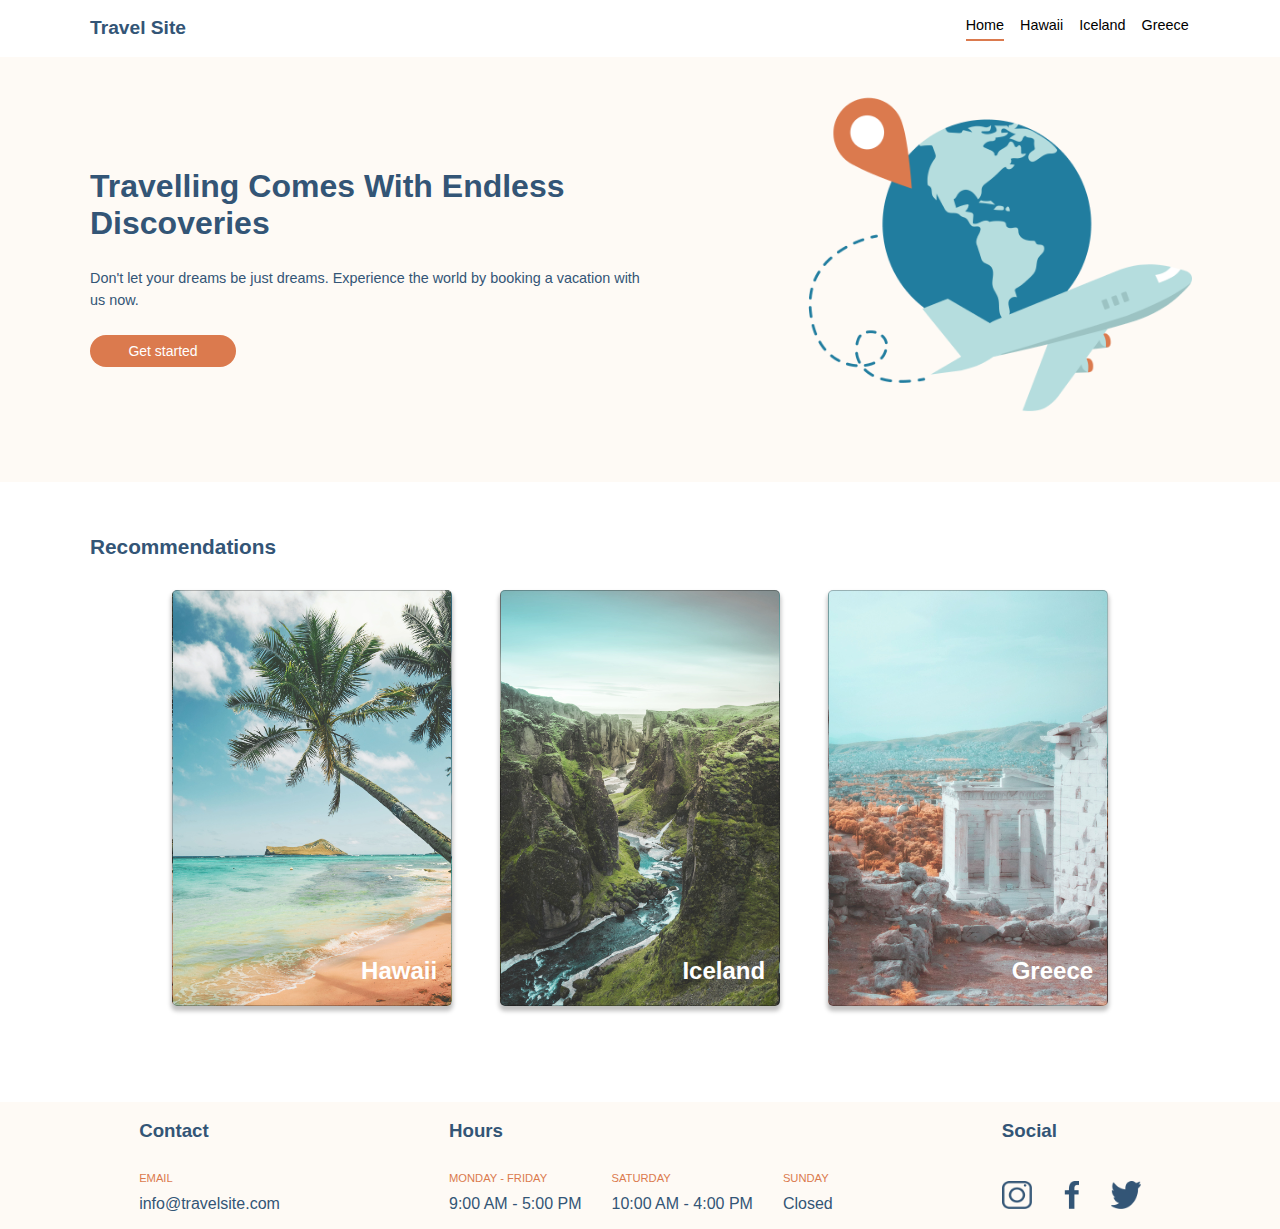
<file: index.html>
<!DOCTYPE html>
<html lang="en">
  <head>
    <meta charset="UTF-8" />
    <meta http-equiv="X-UA-Compatible" content="IE=edge" />
    <meta name="viewport" content="width=device-width, initial-scale=1.0" />
    <link rel="stylesheet" href="./css/main.css" />
    <link rel="stylesheet" href="./css/global.css" />
    <title>Home Page</title>
  </head>

  <body>
    <header class="nav">
      <nav class="nav__wrapper">
        <a href="./index.html">
          <h1 class="site__title">Travel Site</h1>
        </a>
        <ul class="nav__pages-list">
          <li class="nav__pages-list-item nav__pages-link-item--highlight">
            <a class="nav__pages-link" href="./index.html">Home</a>
          </li>
          <li class="nav__pages-list-item">
            <a class="nav__pages-link" href="./pages/hawaii.html">Hawaii</a>
          </li>
          <li class="nav__pages-list-item">
            <a class="nav__pages-link" href="./pages/iceland.html">Iceland</a>
          </li>
          <li class="nav__pages-list-item">
            <a class="nav__pages-link" href="./pages/greece.html">Greece</a>
          </li>
        </ul>
      </nav>
    </header>

    <main>
      <section class="hero">
        <div class="wrapper-large">
          <div class="hero__box">
            <h2 class="hero__title">
              Travelling Comes With Endless Discoveries
            </h2>
            <p class="hero__description">
              Don't let your dreams be just dreams. Experience the world by
              booking a vacation with us now.
            </p>
            <a class="hero__btn" href="./index.html">Get started</a>
          </div>
          <img
            class="hero__logo"
            src="./assets/Images/hero.png"
            alt="plane flying around the Earth"
          />
        </div>
      </section>

      <section class="recommendations">
        <h2 class="main__title wrapper-large">Recommendations</h2>
        <div class="destinations wrapper-small">
          <a class="box box--hawaii" href="./pages/hawaii.html">
            <h2 class="destination__name">Hawaii</h2>
          </a>
          <a class="box box--iceland" href="./pages/iceland.html">
            <h2 class="destination__name">Iceland</h2>
          </a>
          <a class="box box--greece" href="./pages/greece.html">
            <h2 class="destination__name">Greece</h2>
          </a>
        </div>
      </section>
    </main>

    <footer class="footer">
      <div class="box__contact">
        <h3 class="info">Contact</h3>
        <p class="info__item1">Email</p>
        <p class="info__item2">info@travelsite.com</p>
      </div>
      <div class="box__hours">
        <h3 class="info">Hours</h3>
        <div class="box__times">
          <div class="box__times-weekdays">
            <p class="info__item1">Monday - Friday</p>
            <p class="info__item2">9:00 AM - 5:00 PM</p>
          </div>
          <div class="box__times-saturday">
            <p class="info__item1">Saturday</p>
            <p class="info__item2">10:00 AM - 4:00 PM</p>
          </div>
          <div class="box__times-sunday">
            <p class="info__item1">Sunday</p>
            <p class="info__item2">Closed</p>
          </div>
        </div>
      </div>

      <div class="box__social">
        <h3 class="info">Social</h3>
        <div class="box__logos">
          <a href="https://www.instagram.com"
            ><img
              class="logos"
              src="./assets/Icons/icon-instagram.png"
              alt="instagram"
          /></a>

          <a href="https://www.facebook.com">
            <img
              class="logos logos-facebook"
              src="./assets/Icons/icon-facebook.png"
              alt="facebook"
            />
          </a>

          <a href="https://www.twitter.com">
            <img
              class="logos"
              src="./assets/Icons/icon-twitter.png"
              alt="twitter"
            />
          </a>
        </div>
      </div>
    </footer>
  </body>
</html>
</file>
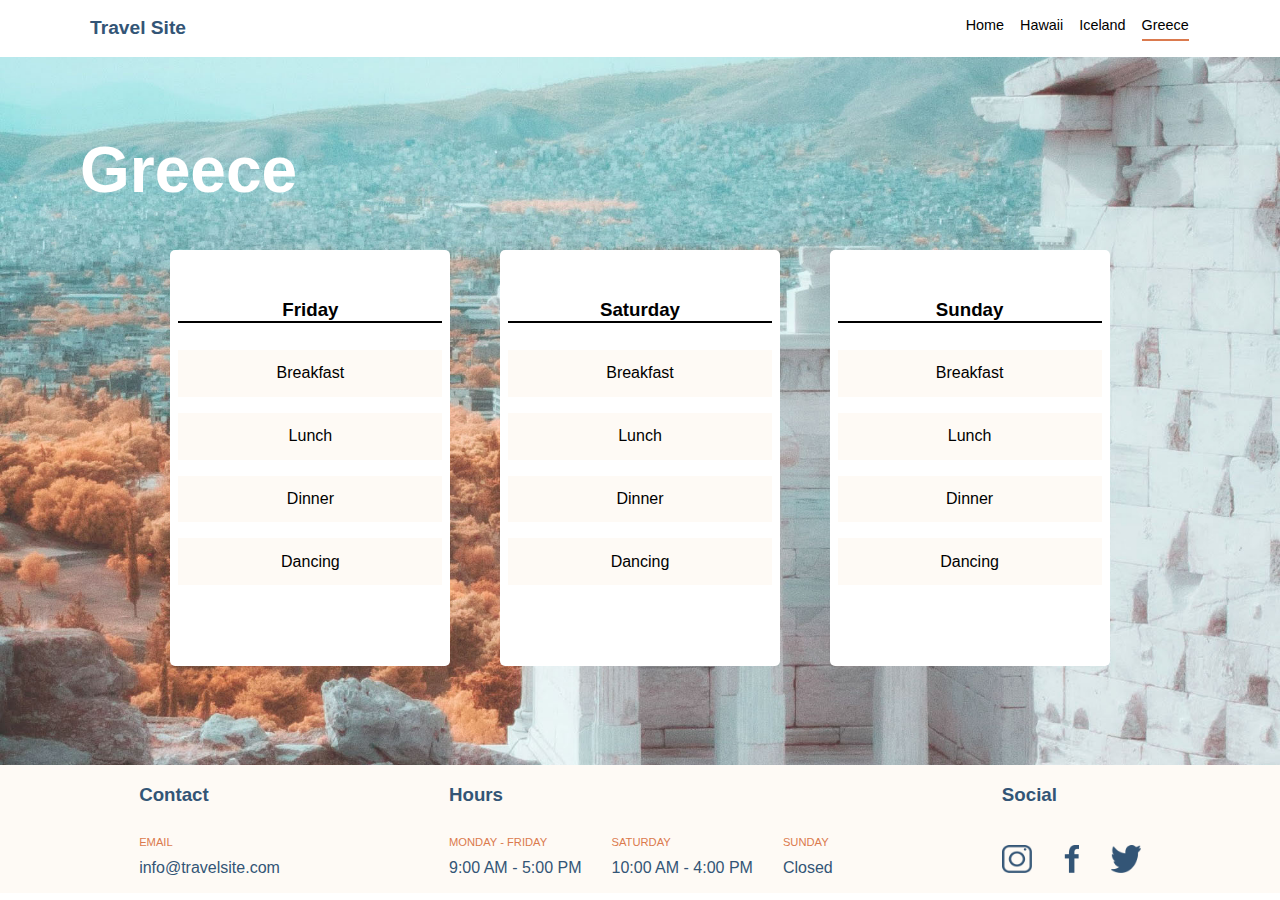
<file: pages/greece.html>
<!DOCTYPE html>
<html lang="en">
  <head>
    <meta charset="UTF-8" />
    <meta http-equiv="X-UA-Compatible" content="IE=edge" />
    <meta name="viewport" content="width=device-width, initial-scale=1.0" />
    <link rel="stylesheet" href="../css/destinations.css" />
    <link rel="stylesheet" href="../css/global.css" />
    <title>Greece</title>
  </head>
  <body>
    <header class="nav">
      <nav class="nav__wrapper">
        <a href="../index.html">
          <h1 class="site__title">Travel Site</h1>
        </a>
        <ul class="nav__pages-list">
          <li class="nav__pages-list-item">
            <a class="nav__pages-link" href="../index.html">Home</a>
          </li>
          <li class="nav__pages-list-item">
            <a class="nav__pages-link" href="./hawaii.html">Hawaii</a>
          </li>
          <li class="nav__pages-list-item">
            <a class="nav__pages-link" href="./iceland.html">Iceland</a>
          </li>
          <li class="nav__pages-list-item nav__pages-link-item--highlight">
            <a class="nav__pages-link" href="./pages/greece.html">Greece</a>
          </li>
        </ul>
      </nav>
    </header>

    <main>
      <section class="greece__info">
        <h2 class="place__title wrapper-large">Greece</h2>
        <div class="schedule wrapper-small">
          <div class="schedule__table">
            <div class="friday">
              <h3 class="schedule__day">Friday</h3>
              <div class="schedule__activity">Breakfast</div>
              <div class="schedule__activity">Lunch</div>
              <div class="schedule__activity">Dinner</div>
              <div class="schedule__activity">Dancing</div>
            </div>
          </div>
          <div class="schedule__table">
            <div class="saturday">
              <h3 class="schedule__day">Saturday</h3>
              <div class="schedule__activity">Breakfast</div>
              <div class="schedule__activity">Lunch</div>
              <div class="schedule__activity">Dinner</div>
              <div class="schedule__activity">Dancing</div>
            </div>
          </div>
          <div class="schedule__table">
            <div class="sunday">
              <h3 class="schedule__day">Sunday</h3>
              <div class="schedule__activity">Breakfast</div>
              <div class="schedule__activity">Lunch</div>
              <div class="schedule__activity">Dinner</div>
              <div class="schedule__activity">Dancing</div>
            </div>
          </div>
        </div>
      </section>
    </main>

    <footer class="footer">
      <div class="box__contact">
        <h3 class="info">Contact</h3>
        <p class="info__item1">Email</p>
        <p class="info__item2">info@travelsite.com</p>
      </div>
      <div class="box__hours">
        <h3 class="info">Hours</h3>
        <div class="box__times">
          <div class="box__times-weekdays">
            <p class="info__item1">Monday - Friday</p>
            <p class="info__item2">9:00 AM - 5:00 PM</p>
          </div>
          <div class="box__times-saturday">
            <p class="info__item1">Saturday</p>
            <p class="info__item2">10:00 AM - 4:00 PM</p>
          </div>
          <div class="box__times-sunday">
            <p class="info__item1">Sunday</p>
            <p class="info__item2">Closed</p>
          </div>
        </div>
      </div>

      <div class="box__social">
        <h3 class="info">Social</h3>
        <div class="box__logos">
          <a href="https://www.instagram.com"
            ><img
              class="logos"
              src="../assets/Icons/icon-instagram.png"
              alt="instagram"
          /></a>

          <a href="https://www.facebook.com">
            <img
              class="logos logos-facebook"
              src="../assets/Icons/icon-facebook.png"
              alt="facebook"
            />
          </a>

          <a href="https://www.twitter.com">
            <img
              class="logos"
              src="../assets/Icons/icon-twitter.png"
              alt="twitter"
            />
          </a>
        </div>
      </div>
    </footer>
  </body>
</html>
</file>
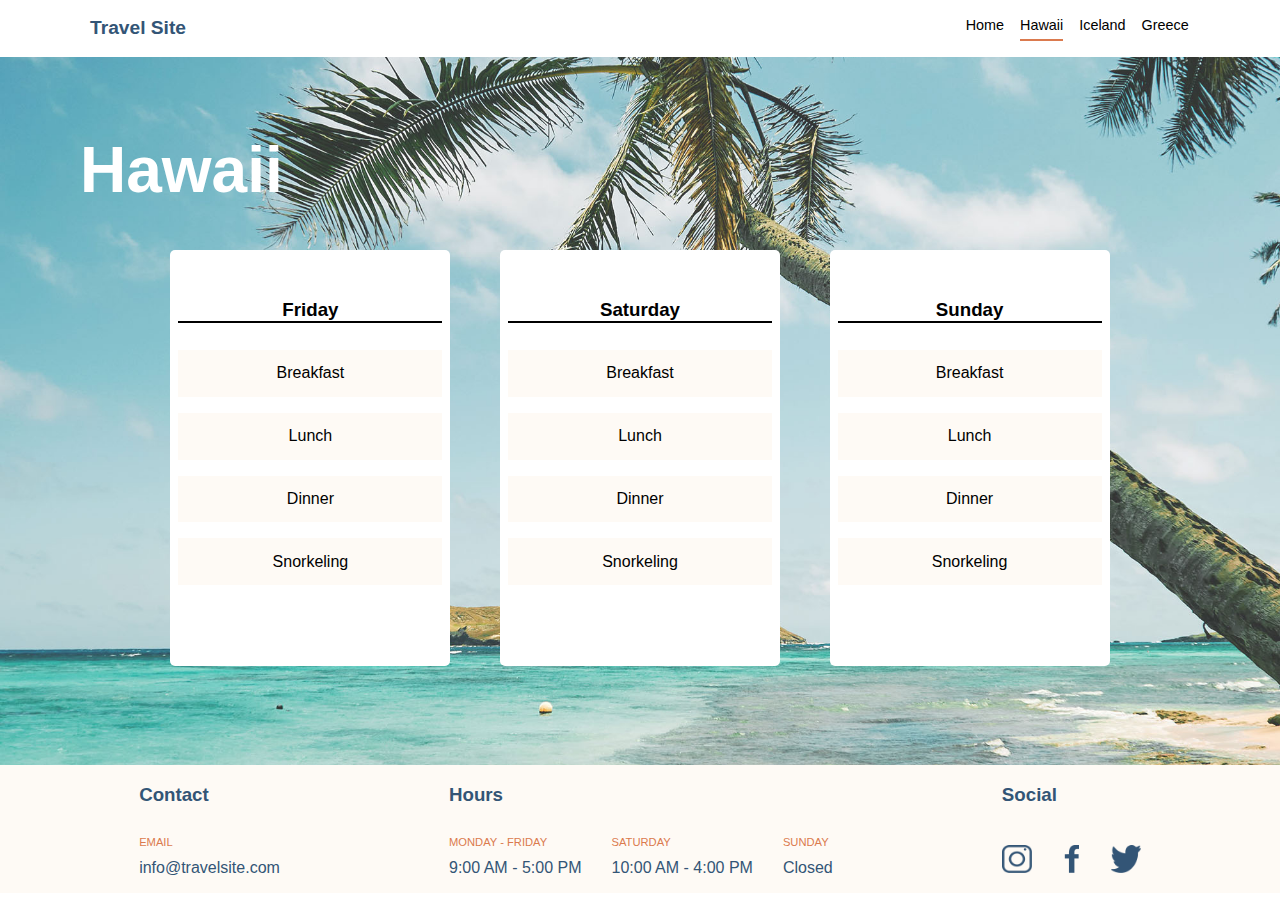
<file: pages/hawaii.html>
<!DOCTYPE html>
<html lang="en">
  <head>
    <meta charset="UTF-8" />
    <meta http-equiv="X-UA-Compatible" content="IE=edge" />
    <meta name="viewport" content="width=device-width, initial-scale=1.0" />
    <link rel="stylesheet" href="../css/destinations.css" />
    <link rel="stylesheet" href="../css/global.css" />
    <title>Greece</title>
  </head>
  <body>
    <header class="nav">
      <nav class="nav__wrapper">
        <a href="../index.html">
          <h1 class="site__title">Travel Site</h1>
        </a>
        <ul class="nav__pages-list">
          <li class="nav__pages-list-item">
            <a class="nav__pages-link" href="../index.html">Home</a>
          </li>
          <li class="nav__pages-list-item nav__pages-link-item--highlight">
            <a class="nav__pages-link" href="./pages/hawaii.html">Hawaii</a>
          </li>
          <li class="nav__pages-list-item">
            <a class="nav__pages-link" href="./iceland.html">Iceland</a>
          </li>
          <li class="nav__pages-list-item">
            <a class="nav__pages-link" href="./greece.html">Greece</a>
          </li>
        </ul>
      </nav>
    </header>

    <main>
      <section class="hawaii__info">
        <h2 class="place__title wrapper-large">Hawaii</h2>
        <div class="schedule wrapper-small">
          <div class="schedule__table">
            <div class="friday">
              <h3 class="schedule__day">Friday</h3>
              <div class="schedule__activity">Breakfast</div>
              <div class="schedule__activity">Lunch</div>
              <div class="schedule__activity">Dinner</div>
              <div class="schedule__activity">Snorkeling</div>
            </div>
          </div>
          <div class="schedule__table">
            <div class="saturday">
              <h3 class="schedule__day">Saturday</h3>
              <div class="schedule__activity">Breakfast</div>
              <div class="schedule__activity">Lunch</div>
              <div class="schedule__activity">Dinner</div>
              <div class="schedule__activity">Snorkeling</div>
            </div>
          </div>
          <div class="schedule__table">
            <div class="sunday">
              <h3 class="schedule__day">Sunday</h3>
              <div class="schedule__activity">Breakfast</div>
              <div class="schedule__activity">Lunch</div>
              <div class="schedule__activity">Dinner</div>
              <div class="schedule__activity">Snorkeling</div>
            </div>
          </div>
        </div>
      </section>
    </main>

    <footer class="footer">
      <div class="box__contact">
        <h3 class="info">Contact</h3>
        <p class="info__item1">Email</p>
        <p class="info__item2">info@travelsite.com</p>
      </div>
      <div class="box__hours">
        <h3 class="info">Hours</h3>
        <div class="box__times">
          <div class="box__times-weekdays">
            <p class="info__item1">Monday - Friday</p>
            <p class="info__item2">9:00 AM - 5:00 PM</p>
          </div>
          <div class="box__times-saturday">
            <p class="info__item1">Saturday</p>
            <p class="info__item2">10:00 AM - 4:00 PM</p>
          </div>
          <div class="box__times-sunday">
            <p class="info__item1">Sunday</p>
            <p class="info__item2">Closed</p>
          </div>
        </div>
      </div>

      <div class="box__social">
        <h3 class="info">Social</h3>
        <div class="box__logos">
          <a href="https://www.instagram.com"
            ><img
              class="logos"
              src="../assets/Icons/icon-instagram.png"
              alt="instagram"
          /></a>

          <a href="https://www.facebook.com">
            <img
              class="logos logos-facebook"
              src="../assets/Icons/icon-facebook.png"
              alt="facebook"
            />
          </a>

          <a href="https://www.twitter.com">
            <img
              class="logos"
              src="../assets/Icons/icon-twitter.png"
              alt="twitter"
            />
          </a>
        </div>
      </div>
    </footer>
  </body>
</html>
</file>
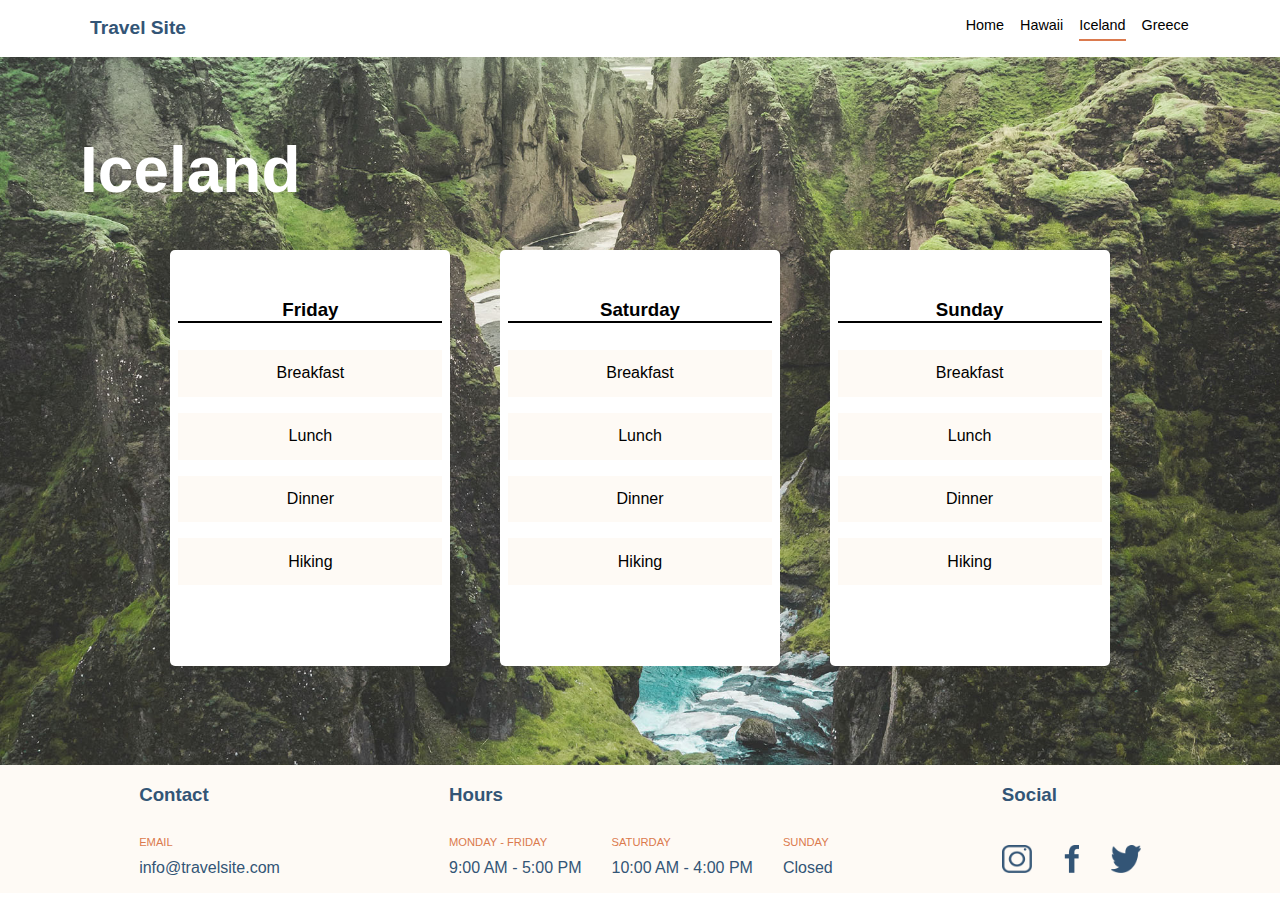
<file: pages/iceland.html>
<!DOCTYPE html>
<html lang="en">
  <head>
    <meta charset="UTF-8" />
    <meta http-equiv="X-UA-Compatible" content="IE=edge" />
    <meta name="viewport" content="width=device-width, initial-scale=1.0" />
    <link rel="stylesheet" href="../css/destinations.css" />
    <link rel="stylesheet" href="../css/global.css" />
    <title>Greece</title>
  </head>
  <body>
    <header class="nav">
      <nav class="nav__wrapper">
        <a href="../index.html">
          <h1 class="site__title">Travel Site</h1>
        </a>
        <ul class="nav__pages-list">
          <li class="nav__pages-list-item">
            <a class="nav__pages-link" href="../index.html">Home</a>
          </li>
          <li class="nav__pages-list-item">
            <a class="nav__pages-link" href="./hawaii.html">Hawaii</a>
          </li>
          <li class="nav__pages-list-item nav__pages-link-item--highlight">
            <a class="nav__pages-link" href="./pages/iceland.html">Iceland</a>
          </li>
          <li class="nav__pages-list-item">
            <a class="nav__pages-link" href="./greece.html">Greece</a>
          </li>
        </ul>
      </nav>
    </header>

    <main>
      <section class="iceland__info">
        <h2 class="place__title wrapper-large">Iceland</h2>
        <div class="schedule wrapper-small">
          <div class="schedule__table">
            <div class="friday">
              <h3 class="schedule__day">Friday</h3>
              <div class="schedule__activity">Breakfast</div>
              <div class="schedule__activity">Lunch</div>
              <div class="schedule__activity">Dinner</div>
              <div class="schedule__activity">Hiking</div>
            </div>
          </div>
          <div class="schedule__table">
            <div class="saturday">
              <h3 class="schedule__day">Saturday</h3>
              <div class="schedule__activity">Breakfast</div>
              <div class="schedule__activity">Lunch</div>
              <div class="schedule__activity">Dinner</div>
              <div class="schedule__activity">Hiking</div>
            </div>
          </div>
          <div class="schedule__table">
            <div class="sunday">
              <h3 class="schedule__day">Sunday</h3>
              <div class="schedule__activity">Breakfast</div>
              <div class="schedule__activity">Lunch</div>
              <div class="schedule__activity">Dinner</div>
              <div class="schedule__activity">Hiking</div>
            </div>
          </div>
        </div>
      </section>
    </main>

    <footer class="footer">
      <div class="box__contact">
        <h3 class="info">Contact</h3>
        <p class="info__item1">Email</p>
        <p class="info__item2">info@travelsite.com</p>
      </div>
      <div class="box__hours">
        <h3 class="info">Hours</h3>
        <div class="box__times">
          <div class="box__times-weekdays">
            <p class="info__item1">Monday - Friday</p>
            <p class="info__item2">9:00 AM - 5:00 PM</p>
          </div>
          <div class="box__times-saturday">
            <p class="info__item1">Saturday</p>
            <p class="info__item2">10:00 AM - 4:00 PM</p>
          </div>
          <div class="box__times-sunday">
            <p class="info__item1">Sunday</p>
            <p class="info__item2">Closed</p>
          </div>
        </div>
      </div>

      <div class="box__social">
        <h3 class="info">Social</h3>
        <div class="box__logos">
          <a href="https://www.instagram.com"
            ><img
              class="logos"
              src="../assets/Icons/icon-instagram.png"
              alt="instagram"
          /></a>

          <a href="https://www.facebook.com">
            <img
              class="logos logos-facebook"
              src="../assets/Icons/icon-facebook.png"
              alt="facebook"
            />
          </a>

          <a href="https://www.twitter.com">
            <img
              class="logos"
              src="../assets/Icons/icon-twitter.png"
              alt="twitter"
            />
          </a>
        </div>
      </div>
    </footer>
  </body>
</html>
</file>
<file: css/main.css>
.hero {
  background-color: #fefaf5;
  padding: 90px 0 70px 0;
}

.wrapper-large {
  max-width: 1200px;
  width: 100vw;
  display: flex;
  align-items: center;
  margin: 0 auto;
}

.hero__box {
  padding-right: 120px;
  padding-left: 50px;
}

.hero__title {
  font-size: 2rem;
}

.hero__description {
  font-size: 0.9rem;
  line-height: 1.5;
  padding-bottom: 1rem;
}

.hero__btn {
  background-color: #db7a4e;
  text-align: center;
  padding: 0.5rem 2.4rem;
  border-radius: 20px;
  color: #fff;
  font-style: none;
  font-size: 14px;
}

.hero__btn:hover {
  transform: translateY(-2px);
  box-shadow: 0px 5px 20px 0px rgba(219, 122, 78, 0.5);
}

.hero__btn:active {
  transform: translateY(2px);
}

.hero__logo {
  width: 40%;
  padding-left: 3rem;
  padding-right: 3rem;
}

.main__title {
  font-size: 1.3rem;
  padding: 5px 0 15px 50px;
}

.recommendations {
  margin-top: 3rem;
}

.destinations {
  display: flex;
  flex-direction: row;
  justify-content: space-evenly;
  align-items: center;
  padding-bottom: 5rem;
  max-width: 1000px;
  width: 100vw;
  margin: 0 auto;
}

.box {
  display: flex;
  align-items: flex-end;
  justify-content: flex-end;
  background-position: center;
  background-size: cover;
  width: 280px;
  height: 26rem;
  border: 1px solid rgba(0, 0, 0, 0.25);
  border-radius: 5px;
  box-shadow: 0 4px 4px 1px rgba(0, 0, 0, 0.25);
  margin: 1rem;
}

.box--hawaii {
  background-image: url(../assets/Images/hawaii.jpg);
}

.box--iceland {
  background-image: url(../assets/Images/iceland.jpg);
}

.box--greece {
  background-image: url(../assets/Images/greece.jpg);
}

.destination__name {
  color: #fff;
  margin-right: 5%;
}
</file>
<file: css/global.css>
* {
  box-sizing: border-box;
}

body {
  font-family: Verdana, Geneva, Tahoma, sans-serif;
  color: #335576;
  margin: 0;
}

a {
  text-decoration: none;
}

.nav {
  background-color: #ffffff;
  position: fixed;
  width: 100vw;
  margin: 0 auto;
}

.nav__wrapper {
  display: flex;
  flex-direction: row;
  align-items: center;
  margin: 0 auto;
  justify-content: space-between;
  max-width: 1200px;
}

.nav__pages-list {
  list-style: none;
  display: flex;
  padding-right: 2.2rem;
}

.nav__pages-list-item {
  margin-right: 1rem;
  padding-bottom: 0.3rem;
  transition: 0.25s 0.25s;
}

.nav__pages-list-item:hover {
  border-bottom: violet 2px solid;
  transform: translateY(-3px);
}

.nav__pages-link-item--highlight {
  border-bottom: #db7a4e 2px solid;
}

.nav__pages-link {
  font-size: 0.9rem;
  color: black;
}

.site__title {
  font-size: 1.2rem;
  padding-left: 50px;
  color: #335576;
}

.footer {
  background-color: #fefaf5;
  display: flex;
  flex-direction: row;
  justify-content: space-evenly;
}

.box__contact {
  display: flex;
  flex-direction: column;
}

.box__times {
  display: flex;
}

.box__times-weekdays,
.box__times-saturday,
.box__times-sunday {
  display: flex;
  flex-direction: column;
}

.box__logos {
  display: flex;
  flex-direction: row;
  justify-content: space-between;
  gap: 2rem;
  padding-top: 20px;
}

.logos {
  width: 30px;
  height: 28px;
}

.logos-facebook {
  width: 15px;
}

.info__item1 {
  color: #db7a4e;
  font-size: 0.7rem;
  text-transform: uppercase;
}

.info__item2 {
  margin-top: 0;
  padding-right: 30px;
}
</file>
<file: css/destinations.css>
.greece__info {
  padding-top: 5rem;
  background-image: url(../assets/Images/greece.jpg);
  background-position: center;
  background-size: cover;
}

.iceland__info {
  padding-top: 5rem;
  background-image: url(../assets/Images/iceland.jpg);
  background-position: center;
  background-size: cover;
}

.hawaii__info {
  padding-top: 5rem;
  background-image: url(../assets/Images/hawaii.jpg);
  background-position: center;
  background-size: cover;
}

.place__title {
  font-size: 4rem;
  padding-left: 5rem;
  color: #fff;
  margin-bottom: 0;
}

.schedule {
  display: flex;
  flex-direction: row;
  justify-content: space-evenly;
  align-items: center;
  padding-bottom: 5rem;
  max-width: 1000px;
  padding-top: 1.5rem;
  margin: 0 auto;
}

.schedule__table {
  background-color: #fff;
  display: flex;
  align-items: flex-end;
  justify-content: flex-end;
  width: 280px;
  height: 26rem;
  border-radius: 5px;
  margin: 1.2rem;
}

.friday,
.saturday,
.sunday {
  display: flex;
  flex-direction: column;
  width: 280px;
  height: 26rem;
  justify-content: center;
}

.schedule__activity {
  padding: 0.9rem;
  background-color: #fefaf5;
  text-align: center;
  color: black;
  margin: 0.5rem;
}

.schedule__day {
  color: black;
  text-align: center;
  border-bottom: 2px solid black;
  margin-left: 0.5rem;
  margin-right: 0.5rem;
  margin-top: -1.5rem;
}
</file>
